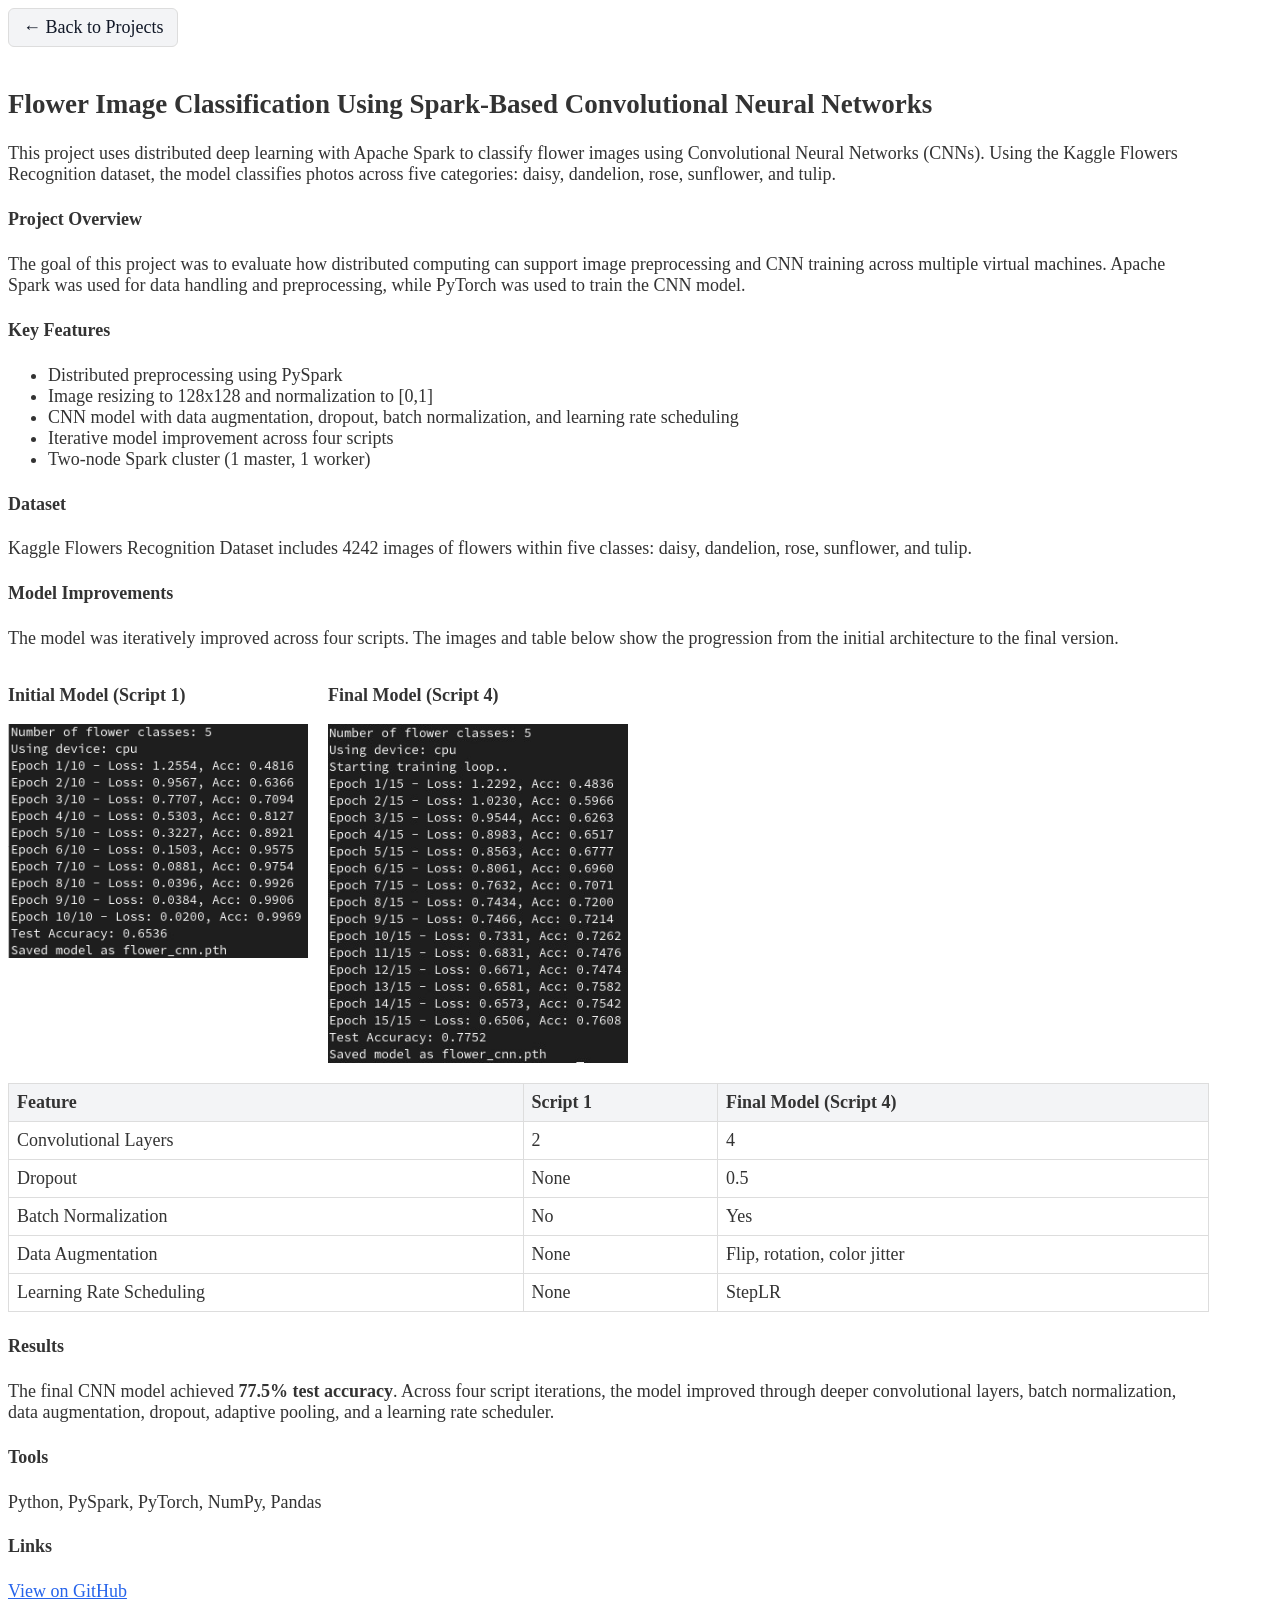
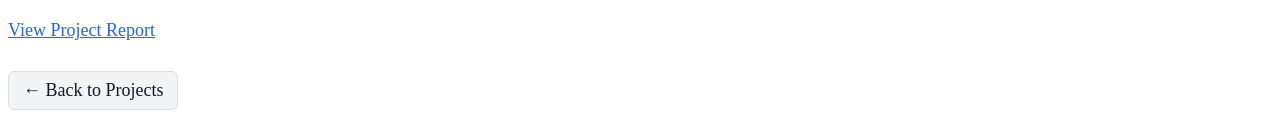
<file: projects/flowers.html>
<!DOCTYPE html>
<html>
<head>
  <title>Flower Image Classification Using Spark-Based Convolutional Neural Networks</title>
  <link rel="stylesheet" href="/assets/css/style.css">
</head>

<body>

<div class="container">
  <a href="/#projects" class="back-button">← Back to Projects</a>
  <h2>Flower Image Classification Using Spark-Based Convolutional Neural Networks</h2>

  <p>
    This project uses distributed deep learning with Apache Spark to classify flower images using Convolutional Neural Networks (CNNs).
    Using the Kaggle Flowers Recognition dataset, the model classifies photos across five categories: daisy, dandelion, rose, sunflower, and tulip.
  </p>

  <h4>Project Overview</h4>
    <p>
      The goal of this project was to evaluate how distributed computing can support image preprocessing
      and CNN training across multiple virtual machines. Apache Spark was used for data handling and preprocessing,
      while PyTorch was used to train the CNN model.
    </p>

  <h4>Key Features</h4>
  <ul>
    <li>Distributed preprocessing using PySpark</li>
    <li>Image resizing to 128x128 and normalization to [0,1]</li>
    <li>CNN model with data augmentation, dropout, batch normalization, and learning rate scheduling</li>
    <li>Iterative model improvement across four scripts</li>
    <li>Two-node Spark cluster (1 master, 1 worker)</li>
  </ul>

  <h4>Dataset</h4>
    <p>
      Kaggle Flowers Recognition Dataset includes 4242 images of flowers within five classes:
      daisy, dandelion, rose, sunflower, and tulip.
    </p>

  <h4>Model Improvements</h4>
    <p>
    The model was iteratively improved across four scripts. The images and table below show the progression from the
    initial architecture to the final version.
    </p>
    
    <div style="display: flex; gap: 20px; margin-bottom: 15px;">
      <div>
        <p><b>Initial Model (Script 1)</b></p>
        <img src="/assets/img/flowersScript1.png" width="300">
      </div>
    
      <div>
        <p><b>Final Model (Script 4)</b></p>
        <img src="/assets/img/flowersScript4.png" width="300">
      </div>
    </div>

    <table>
      <tr>
        <th>Feature</th>
        <th>Script 1</th>
        <th>Final Model (Script 4)</th>
      </tr>
      <tr>
        <td>Convolutional Layers</td>
        <td>2</td>
        <td>4</td>
      </tr>
      <tr>
        <td>Dropout</td>
        <td>None</td>
        <td>0.5</td>
      </tr>
      <tr>
        <td>Batch Normalization</td>
        <td>No</td>
        <td>Yes</td>
      </tr>
      <tr>
        <td>Data Augmentation</td>
        <td>None</td>
        <td>Flip, rotation, color jitter</td>
      </tr>
      <tr>
        <td>Learning Rate Scheduling</td>
        <td>None</td>
        <td>StepLR</td>
      </tr>
    </table>

    <h4>Results</h4>
    <p>
      The final CNN model achieved <b>77.5% test accuracy</b>. Across four script iterations,
      the model improved through deeper convolutional layers, batch normalization, data augmentation,
      dropout, adaptive pooling, and a learning rate scheduler.
    </p>

  <h4>Tools</h4>
  <p>
    Python, PySpark, PyTorch, NumPy, Pandas
  </p>

  <h4>Links</h4>
    <p>
      <a href="https://github.com/oliviagette/spark-flower-image-classification" target="_blank" style="color: #2563eb;">
        View on GitHub
      </a>
    </p>
    <p>
      <a href="/assets/reports/Spark Flower Image Classification Report.pdf" target="_blank" style="color: #2563eb;">
        View Project Report
      </a>
    </p>

  <div style="margin-top: 30px;">
    <a href="/#projects" class="back-button">← Back to Projects</a>
  </div>

</div>

</body>
</html>
</file>
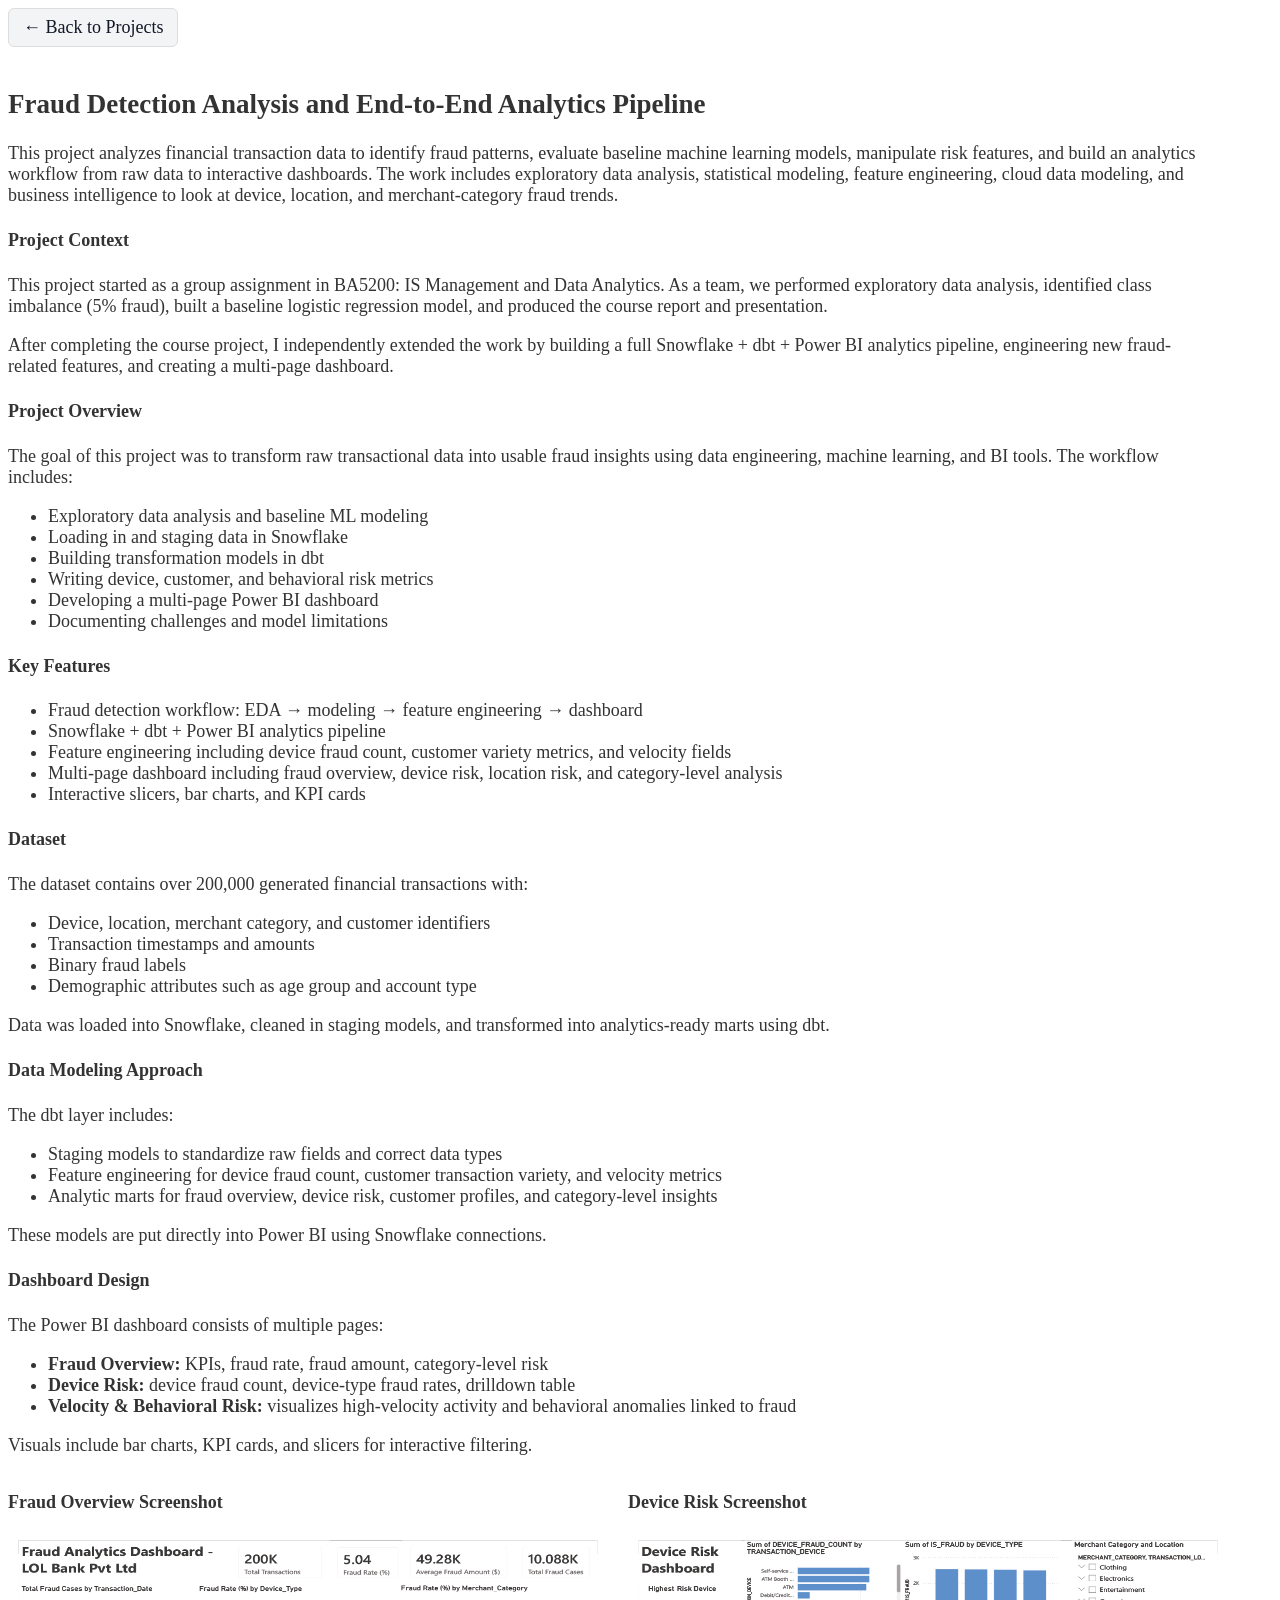
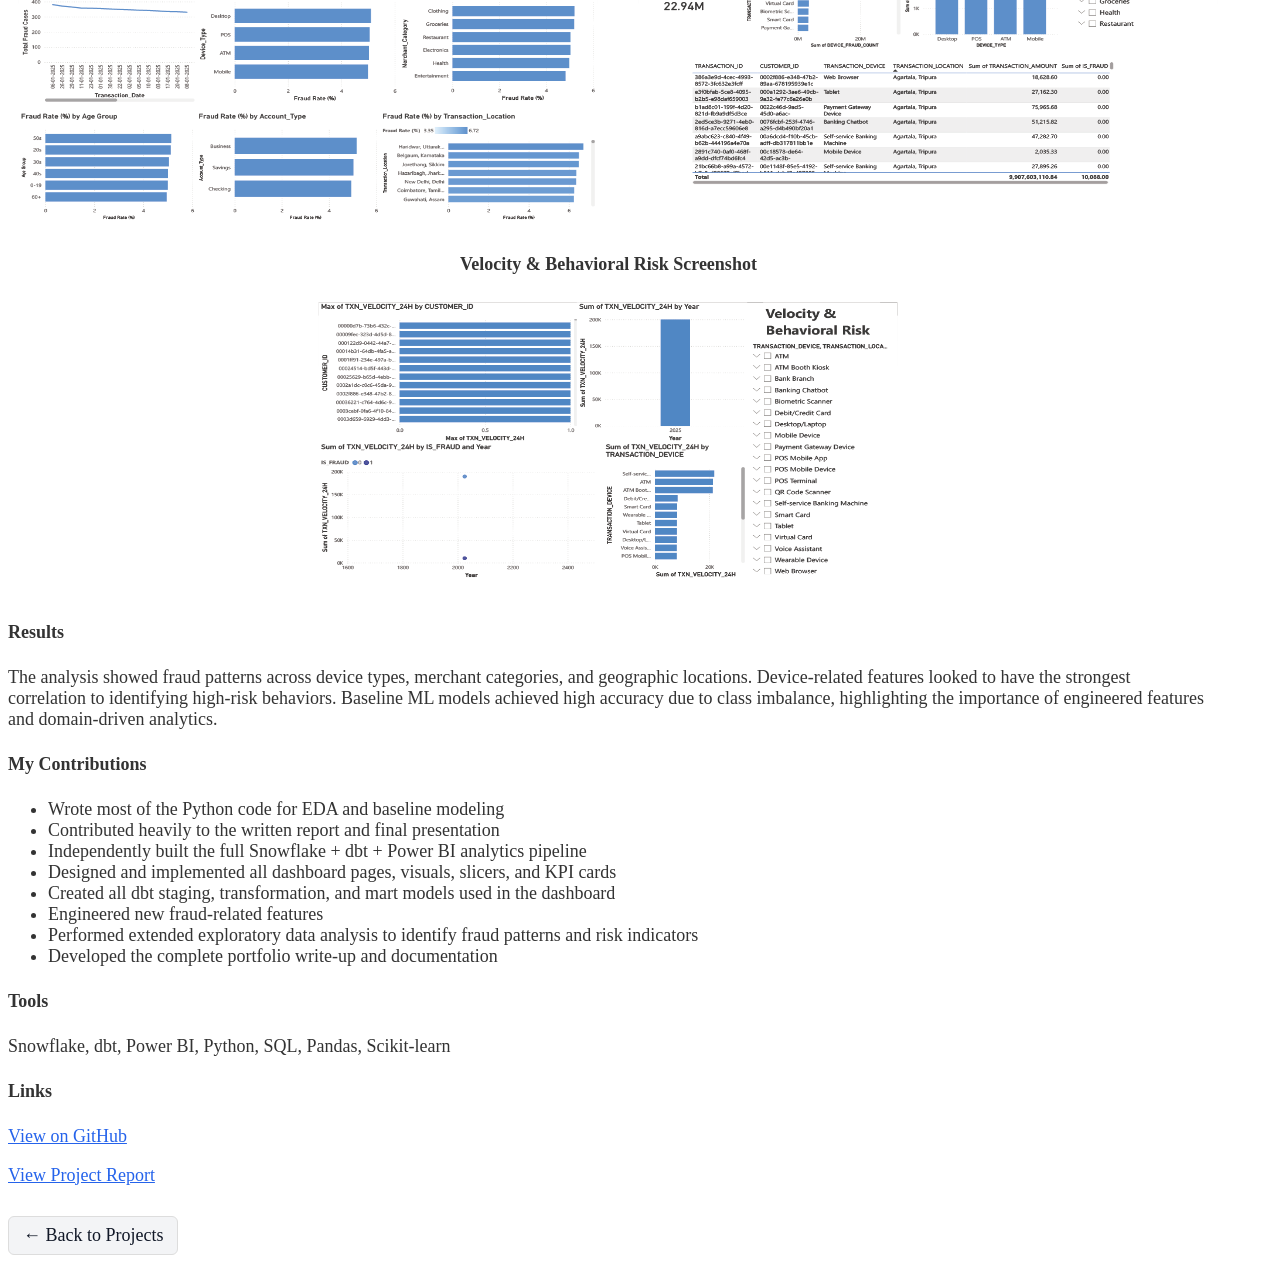
<file: projects/fraud.html>
<!DOCTYPE html>
<html>
<head>
  <title>Fraud Detection Project</title>
  <link rel="stylesheet" href="/assets/css/style.css">
</head>

<body>

<div class="container">
  <a href="/#projects" class="back-button">← Back to Projects</a>
  <h2>Fraud Detection Analysis and End-to-End Analytics Pipeline</h2>

  <p>
    This project analyzes financial transaction data to identify fraud patterns, evaluate baseline
    machine learning models, manipulate risk features, and build an analytics workflow from raw
    data to interactive dashboards. The work includes exploratory data analysis, statistical
    modeling, feature engineering, cloud data modeling, and business intelligence to look at device,
    location, and merchant-category fraud trends.
  </p>

  <h4>Project Context</h4>
  <p>
    This project started as a group assignment in BA5200: IS Management and Data Analytics.
    As a team, we performed exploratory data analysis, identified class imbalance (5% fraud), built a
    baseline logistic regression model, and produced the course report and presentation.
  </p>
  <p>
    After completing the course project, I independently extended the work by building a full
    Snowflake + dbt + Power BI analytics pipeline, engineering new fraud-related features, and creating
    a multi-page dashboard. 
  </p>

  <h4>Project Overview</h4>
  <p>
    The goal of this project was to transform raw transactional data into usable fraud insights
    using data engineering, machine learning, and BI tools. The workflow includes:
    <ul>
      <li>Exploratory data analysis and baseline ML modeling</li>
      <li>Loading in and staging data in Snowflake</li>
      <li>Building transformation models in dbt</li>
      <li>Writing device, customer, and behavioral risk metrics</li>
      <li>Developing a multi-page Power BI dashboard</li>
      <li>Documenting challenges and model limitations</li>
    </ul>
  </p>

  <h4>Key Features</h4>
  <ul>
    <li>Fraud detection workflow: EDA → modeling → feature engineering → dashboard</li>
    <li>Snowflake + dbt + Power BI analytics pipeline</li>
    <li>Feature engineering including device fraud count, customer variety metrics, and velocity fields</li>
    <li>Multi-page dashboard including fraud overview, device risk, location risk, and category-level analysis</li>
    <li>Interactive slicers, bar charts, and KPI cards</li>
  </ul>

  <h4>Dataset</h4>
  <p>
    The dataset contains over 200,000 generated financial transactions with:
    <ul>
      <li>Device, location, merchant category, and customer identifiers</li>
      <li>Transaction timestamps and amounts</li>
      <li>Binary fraud labels</li>
      <li>Demographic attributes such as age group and account type</li>
    </ul>
    Data was loaded into Snowflake, cleaned in staging models, and transformed into analytics-ready
    marts using dbt.
  </p>

  <h4>Data Modeling Approach</h4>
  <p>
    The dbt layer includes:
    <ul>
      <li>Staging models to standardize raw fields and correct data types</li>
      <li>Feature engineering for device fraud count, customer transaction variety, and velocity metrics</li>
      <li>Analytic marts for fraud overview, device risk, customer profiles, and category-level insights</li>
    </ul>
    These models are put directly into Power BI using Snowflake connections.
  </p>

  <h4>Dashboard Design</h4>
  <p>
    The Power BI dashboard consists of multiple pages:
    <ul>
      <li><b>Fraud Overview:</b> KPIs, fraud rate, fraud amount, category-level risk</li>
      <li><b>Device Risk:</b> device fraud count, device-type fraud rates, drilldown table</li>
      <li><b>Velocity & Behavioral Risk:</b> visualizes high‑velocity activity and behavioral anomalies linked to fraud</li>
    </ul>
    Visuals include bar charts, KPI cards, and slicers for interactive filtering.
  </p>

  <div style="display: flex; gap: 20px; margin-bottom: 15px;">
    <div>
      <p><b>Fraud Overview Screenshot</b></p>
      <img src="/assets/img/fraud_dashboard.png" width="600" height="300">
    </div>
    <div>
      <p><b>Device Risk Screenshot</b></p>
      <img src="/assets/img/device_risk.png" width="600" height="300">
    </div>
  </div>
  
  <div style="margin-bottom: 15px; text-align: center;">
    <p><b>Velocity & Behavioral Risk Screenshot</b></p>
    <img src="/assets/img/behavior_risk.png" width="600" height="300">
  </div>

  <h4>Results</h4>
  <p>
    The analysis showed fraud patterns across device types, merchant categories, and geographic
    locations. Device-related features looked to have the strongest correlation to
    identifying high-risk behaviors. Baseline ML models achieved high accuracy due to class imbalance,
    highlighting the importance of engineered features and domain-driven analytics.
  </p>

  <h4>My Contributions</h4>
  <ul>
    <li>Wrote most of the Python code for EDA and baseline modeling</li>
    <li>Contributed heavily to the written report and final presentation</li>
    <li>Independently built the full Snowflake + dbt + Power BI analytics pipeline</li>
    <li>Designed and implemented all dashboard pages, visuals, slicers, and KPI cards</li>
    <li>Created all dbt staging, transformation, and mart models used in the dashboard</li>
    <li>Engineered new fraud-related features</li>
    <li>Performed extended exploratory data analysis to identify fraud patterns and risk indicators</li>
    <li>Developed the complete portfolio write-up and documentation</li>
  </ul>

  <h4>Tools</h4>
  <p>
    Snowflake, dbt, Power BI, Python, SQL, Pandas, Scikit-learn
  </p>

  <h4>Links</h4>
  <p>
    <a href="https://github.com/oliviagette/fraud-detection" target="_blank" style="color:#2563eb;">
      View on GitHub
    </a>
  </p>
  <p>
    <a href="/assets/reports/Fraud Detection Report.pdf" target="_blank" style="color:#2563eb;">
      View Project Report
    </a>
  </p>

  <div style="margin-top: 30px;">
    <a href="/#projects" class="back-button">← Back to Projects</a>
  </div>

</div>

</body>
</html>
</file>
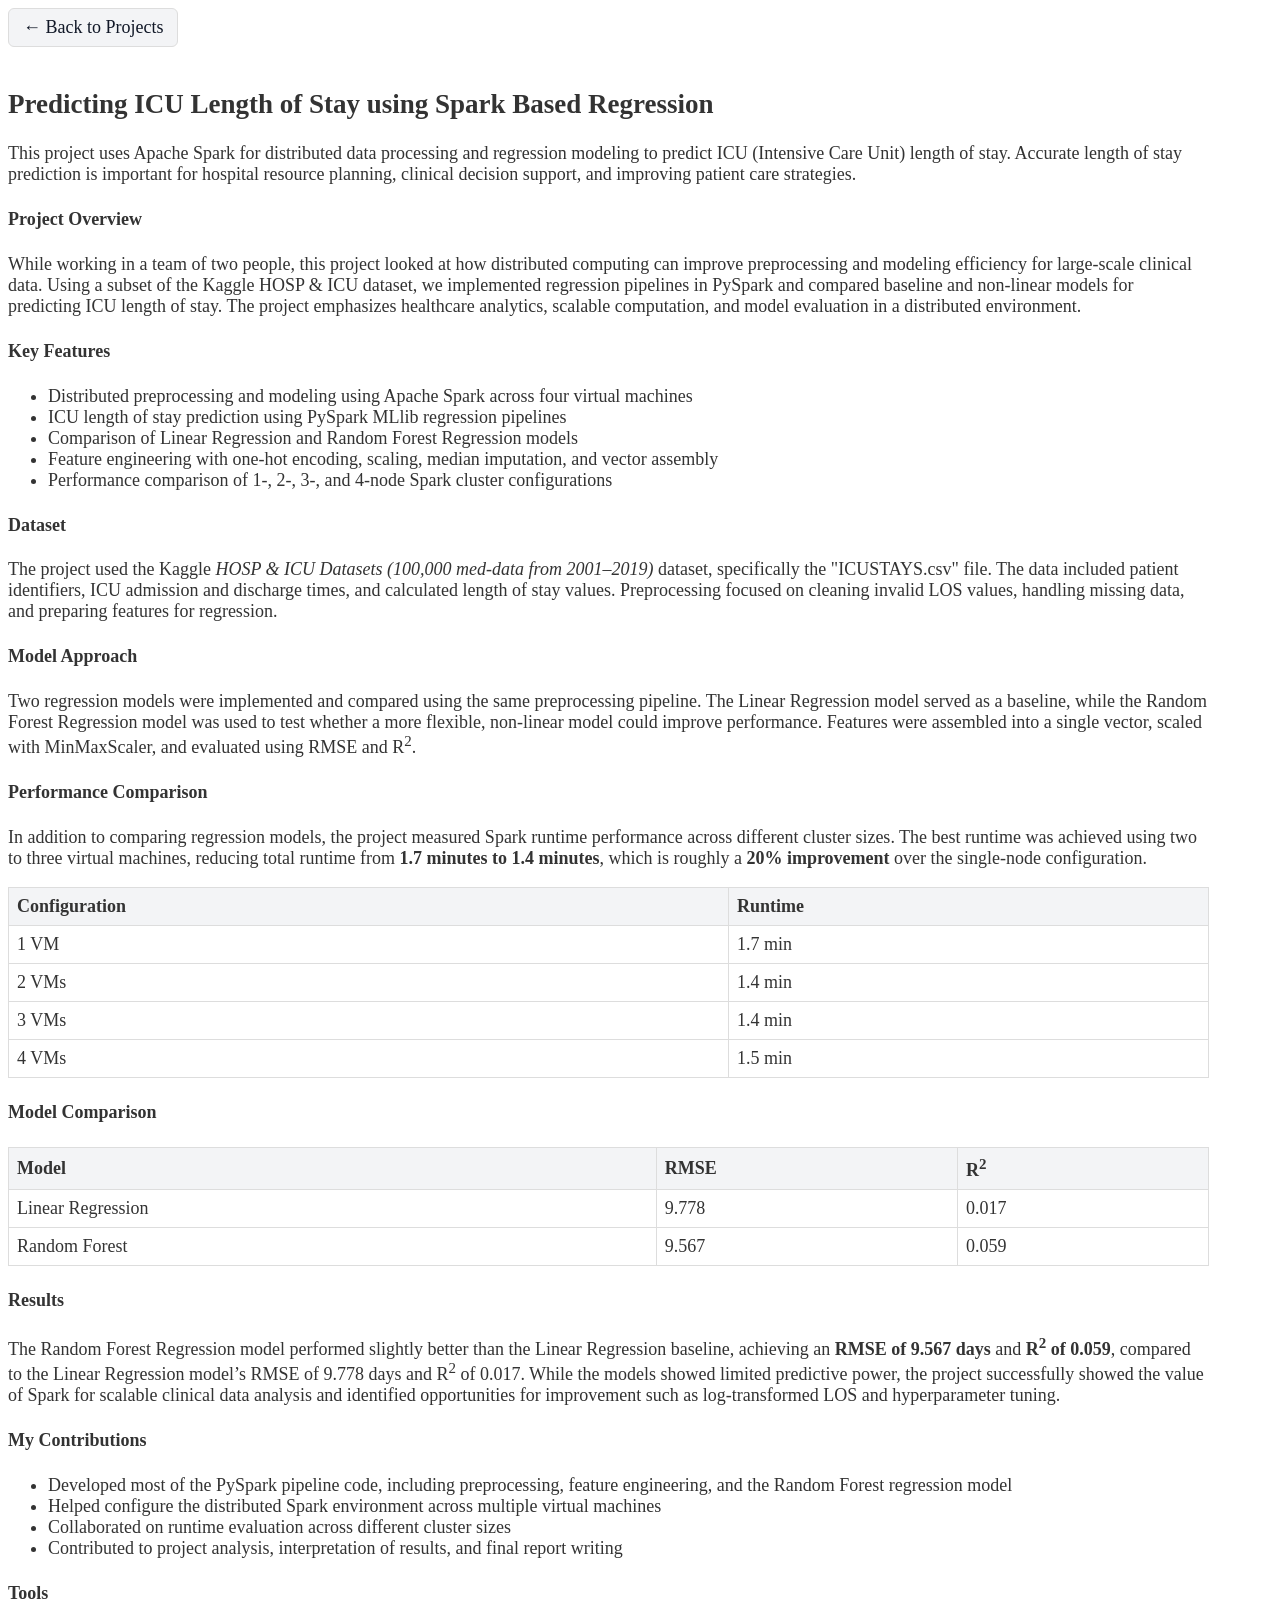
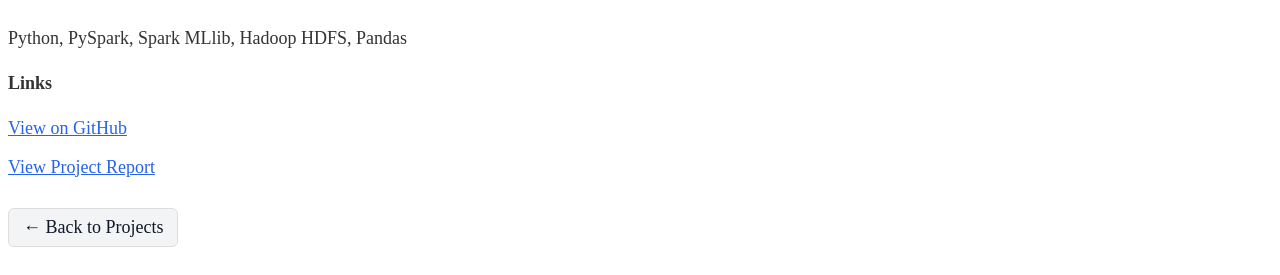
<file: projects/icu.html>
<!DOCTYPE html>
<html>
<head>
  <title>Predicting ICU Length of Stay using Spark Based Regression</title>
  <link rel="stylesheet" href="/assets/css/style.css">
</head>

<body>

<div class="container">
  <a href="/#projects" class="back-button">← Back to Projects</a>
  <h2>Predicting ICU Length of Stay using Spark Based Regression</h2>

  <p>
    This project uses Apache Spark for distributed data processing and regression modeling to predict
    ICU (Intensive Care Unit) length of stay. Accurate length of stay prediction is important for
    hospital resource planning, clinical decision support, and improving patient care strategies.
  </p>
  
  <h4>Project Overview</h4>
    <p>
      While working in a team of two people, this project looked at how distributed computing can improve
      preprocessing and modeling efficiency for large-scale clinical data. Using a subset of the
      Kaggle HOSP &amp; ICU dataset, we implemented regression pipelines in PySpark and compared
      baseline and non-linear models for predicting ICU length of stay. The project emphasizes
      healthcare analytics, scalable computation, and model evaluation in a distributed environment.
    </p>
  
  <h4>Key Features</h4>
  <ul>
    <li>Distributed preprocessing and modeling using Apache Spark across four virtual machines</li>
    <li>ICU length of stay prediction using PySpark MLlib regression pipelines</li>
    <li>Comparison of Linear Regression and Random Forest Regression models</li>
    <li>Feature engineering with one-hot encoding, scaling, median imputation, and vector assembly</li>
    <li>Performance comparison of 1-, 2-, 3-, and 4-node Spark cluster configurations</li>
  </ul>
  
  <h4>Dataset</h4>
    <p>
      The project used the Kaggle <i>HOSP &amp; ICU Datasets (100,000 med-data from 2001–2019)</i>
      dataset, specifically the "ICUSTAYS.csv" file. The data included patient identifiers,
      ICU admission and discharge times, and calculated length of stay values. Preprocessing focused
      on cleaning invalid LOS values, handling missing data, and preparing features for regression.
    </p>
  
  <h4>Model Approach</h4>
    <p>
      Two regression models were implemented and compared using the same preprocessing pipeline.
      The Linear Regression model served as a baseline, while the Random Forest Regression model was used to
      test whether a more flexible, non-linear model could improve performance. Features
      were assembled into a single vector, scaled with MinMaxScaler, and evaluated using RMSE and R<sup>2</sup>.
    </p>
  
  <h4>Performance Comparison</h4>
    <p>
      In addition to comparing regression models, the project measured Spark runtime performance
      across different cluster sizes. The best runtime was achieved using two to three virtual machines,
      reducing total runtime from <b>1.7 minutes to 1.4 minutes</b>, which is roughly a
      <b>20% improvement</b> over the single-node configuration.
    </p>
  
  <table>
    <tr>
      <th>Configuration</th>
      <th>Runtime</th>
    </tr>
    <tr>
      <td>1 VM</td>
      <td>1.7 min</td>
    </tr>
    <tr>
      <td>2 VMs</td>
      <td>1.4 min</td>
    </tr>
    <tr>
      <td>3 VMs</td>
      <td>1.4 min</td>
    </tr>
    <tr>
      <td>4 VMs</td>
      <td>1.5 min</td>
    </tr>
  </table>

  <h4>Model Comparison</h4>

  <table>
    <tr>
      <th>Model</th>
      <th>RMSE</th>
      <th>R<sup>2</sup></th>
    </tr>
    <tr>
      <td>Linear Regression</td>
      <td>9.778</td>
      <td>0.017</td>
    </tr>
    <tr>
      <td>Random Forest</td>
      <td>9.567</td>
      <td>0.059</td>
    </tr>
  </table>
  
  <h4>Results</h4>
    <p>
      The Random Forest Regression model performed slightly better than the Linear Regression baseline, achieving an
      <b>RMSE of 9.567 days</b> and <b>R<sup>2</sup> of 0.059</b>, compared to the Linear Regression model’s
      RMSE of 9.778 days and R<sup>2</sup> of 0.017. While the models showed limited predictive power, the
      project successfully showed the value of Spark for scalable clinical data analysis and
      identified opportunities for improvement such as log-transformed LOS and hyperparameter tuning.
    </p>
  
  <h4>My Contributions</h4>
  <ul>
    <li>Developed most of the PySpark pipeline code, including preprocessing, feature engineering, and the Random Forest regression model</li>
    <li>Helped configure the distributed Spark environment across multiple virtual machines</li>
    <li>Collaborated on runtime evaluation across different cluster sizes</li>
    <li>Contributed to project analysis, interpretation of results, and final report writing</li>
  </ul>
  
  <h4>Tools</h4>
    <p>
      Python, PySpark, Spark MLlib, Hadoop HDFS, Pandas
    </p>
  
  <h4>Links</h4>
    <p>
      <a href="https://github.com/oliviagette/icu-length-of-stay" target="_blank" style="color: #2563eb;">
        View on GitHub
      </a>
    </p>
    <p>
      <a href="/assets/reports/Predicting ICU Length of Stay Report.pdf" target="_blank" style="color: #2563eb;">
        View Project Report
      </a>
    </p>

  <div style="margin-top: 30px;">
    <a href="/#projects" class="back-button">← Back to Projects</a>
  </div>

</div>

</body>
</html>
</file>
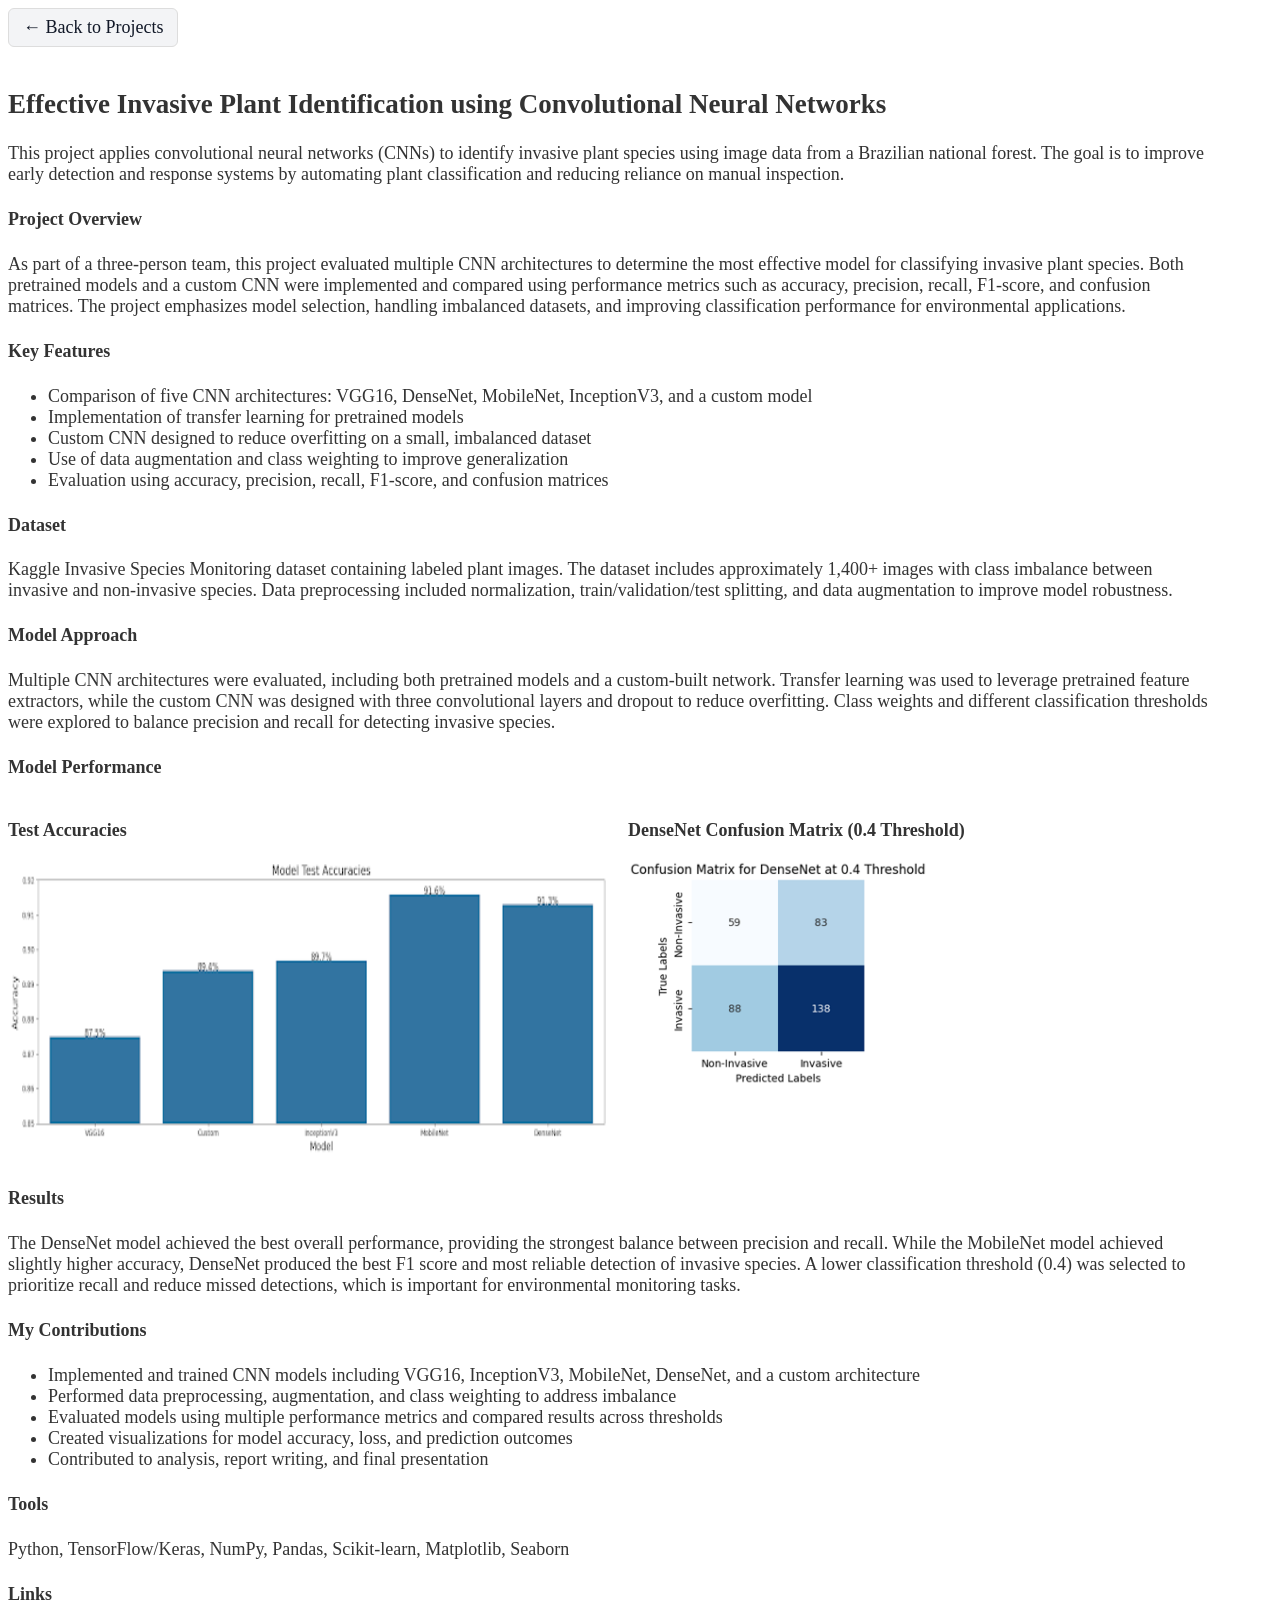
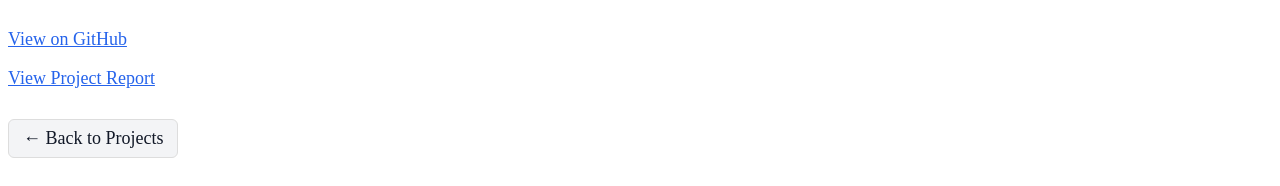
<file: projects/invasiveSpecies.html>
<!DOCTYPE html>
<html>
<head>
  <title>Invasive Species Classification Project</title>
  <link rel="stylesheet" href="/assets/css/style.css">
</head>

<body>

<div class="container">
  <a href="/#projects" class="back-button">← Back to Projects</a>
  <h2>Effective Invasive Plant Identification using Convolutional Neural Networks</h2>

  <p>
    This project applies convolutional neural networks (CNNs) to identify invasive plant species
    using image data from a Brazilian national forest. The goal is to improve early detection and
    response systems by automating plant classification and reducing reliance on manual inspection.
  </p>

  
  <h4>Project Overview</h4>
    <p>
      As part of a three-person team, this project evaluated multiple CNN architectures to determine
      the most effective model for classifying invasive plant species. Both pretrained models and a
      custom CNN were implemented and compared using performance metrics such as accuracy, precision,
      recall, F1-score, and confusion matrices. The project emphasizes model selection, handling
      imbalanced datasets, and improving classification performance for environmental applications.
    </p>
  
  <h4>Key Features</h4>
    <ul>
      <li>Comparison of five CNN architectures: VGG16, DenseNet, MobileNet, InceptionV3, and a custom model</li>
      <li>Implementation of transfer learning for pretrained models</li>
      <li>Custom CNN designed to reduce overfitting on a small, imbalanced dataset</li>
      <li>Use of data augmentation and class weighting to improve generalization</li>
      <li>Evaluation using accuracy, precision, recall, F1-score, and confusion matrices</li>
    </ul>
  
  <h4>Dataset</h4>
    <p>
      Kaggle Invasive Species Monitoring dataset containing labeled plant images. The dataset includes
      approximately 1,400+ images with class imbalance between invasive and non-invasive species.
      Data preprocessing included normalization, train/validation/test splitting, and data augmentation
      to improve model robustness.
    </p>
  
  <h4>Model Approach</h4>
    <p>
      Multiple CNN architectures were evaluated, including both pretrained models and a custom-built
      network. Transfer learning was used to leverage pretrained feature extractors, while the custom
      CNN was designed with three convolutional layers and dropout to reduce overfitting. Class weights
      and different classification thresholds were explored to balance precision and recall for detecting
      invasive species.
    </p>

  <h4>Model Performance</h4>
  <!-- <img src="/assets/img/accuracy_chart.png">
  <img src="/assets/img/invasive_confusion.png"> -->
  <div style="display: flex; gap: 20px; margin-bottom: 15px;">
      <div>
        <p><b>Test Accuracies</b></p>
        <img src="/assets/img/accuracy_chart.png" width="600" height="300">
      </div>
    
      <div>
        <p><b>DenseNet Confusion Matrix (0.4 Threshold)</b></p>
        <img src="/assets/img/invasive_confusion.png" width="300">
      </div>
    </div>

  
  <h4>Results</h4>
    <p>
      The DenseNet model achieved the best overall performance, providing the strongest balance between
      precision and recall. While the MobileNet model achieved slightly higher accuracy, DenseNet produced the
      best F1 score and most reliable detection of invasive species. A lower classification threshold
      (0.4) was selected to prioritize recall and reduce missed detections, which is important for
      environmental monitoring tasks.
    </p>
  
  <h4>My Contributions</h4>
    <ul>
      <li>Implemented and trained CNN models including VGG16, InceptionV3, MobileNet, DenseNet, and a custom architecture</li>
      <li>Performed data preprocessing, augmentation, and class weighting to address imbalance</li>
      <li>Evaluated models using multiple performance metrics and compared results across thresholds</li>
      <li>Created visualizations for model accuracy, loss, and prediction outcomes</li>
      <li>Contributed to analysis, report writing, and final presentation</li>
    </ul>
  
  <h4>Tools</h4>
    <p>
      Python, TensorFlow/Keras, NumPy, Pandas, Scikit-learn, Matplotlib, Seaborn
    </p>
  
  <h4>Links</h4>
    <p>
      <a href="https://github.com/oliviagette/invasive-species-identification" target="_blank" style="color:#2563eb;">
        View on GitHub
      </a>
    </p>
    <p>
      <a href="/assets/reports/Invasive Species Classification Report.pdf" target="_blank" style="color: #2563eb;">
        View Project Report
      </a>
    </p>

  <div style="margin-top: 30px;">
    <a href="/#projects" class="back-button">← Back to Projects</a>
  </div>
  
</div>

</body>
</html>
</file>
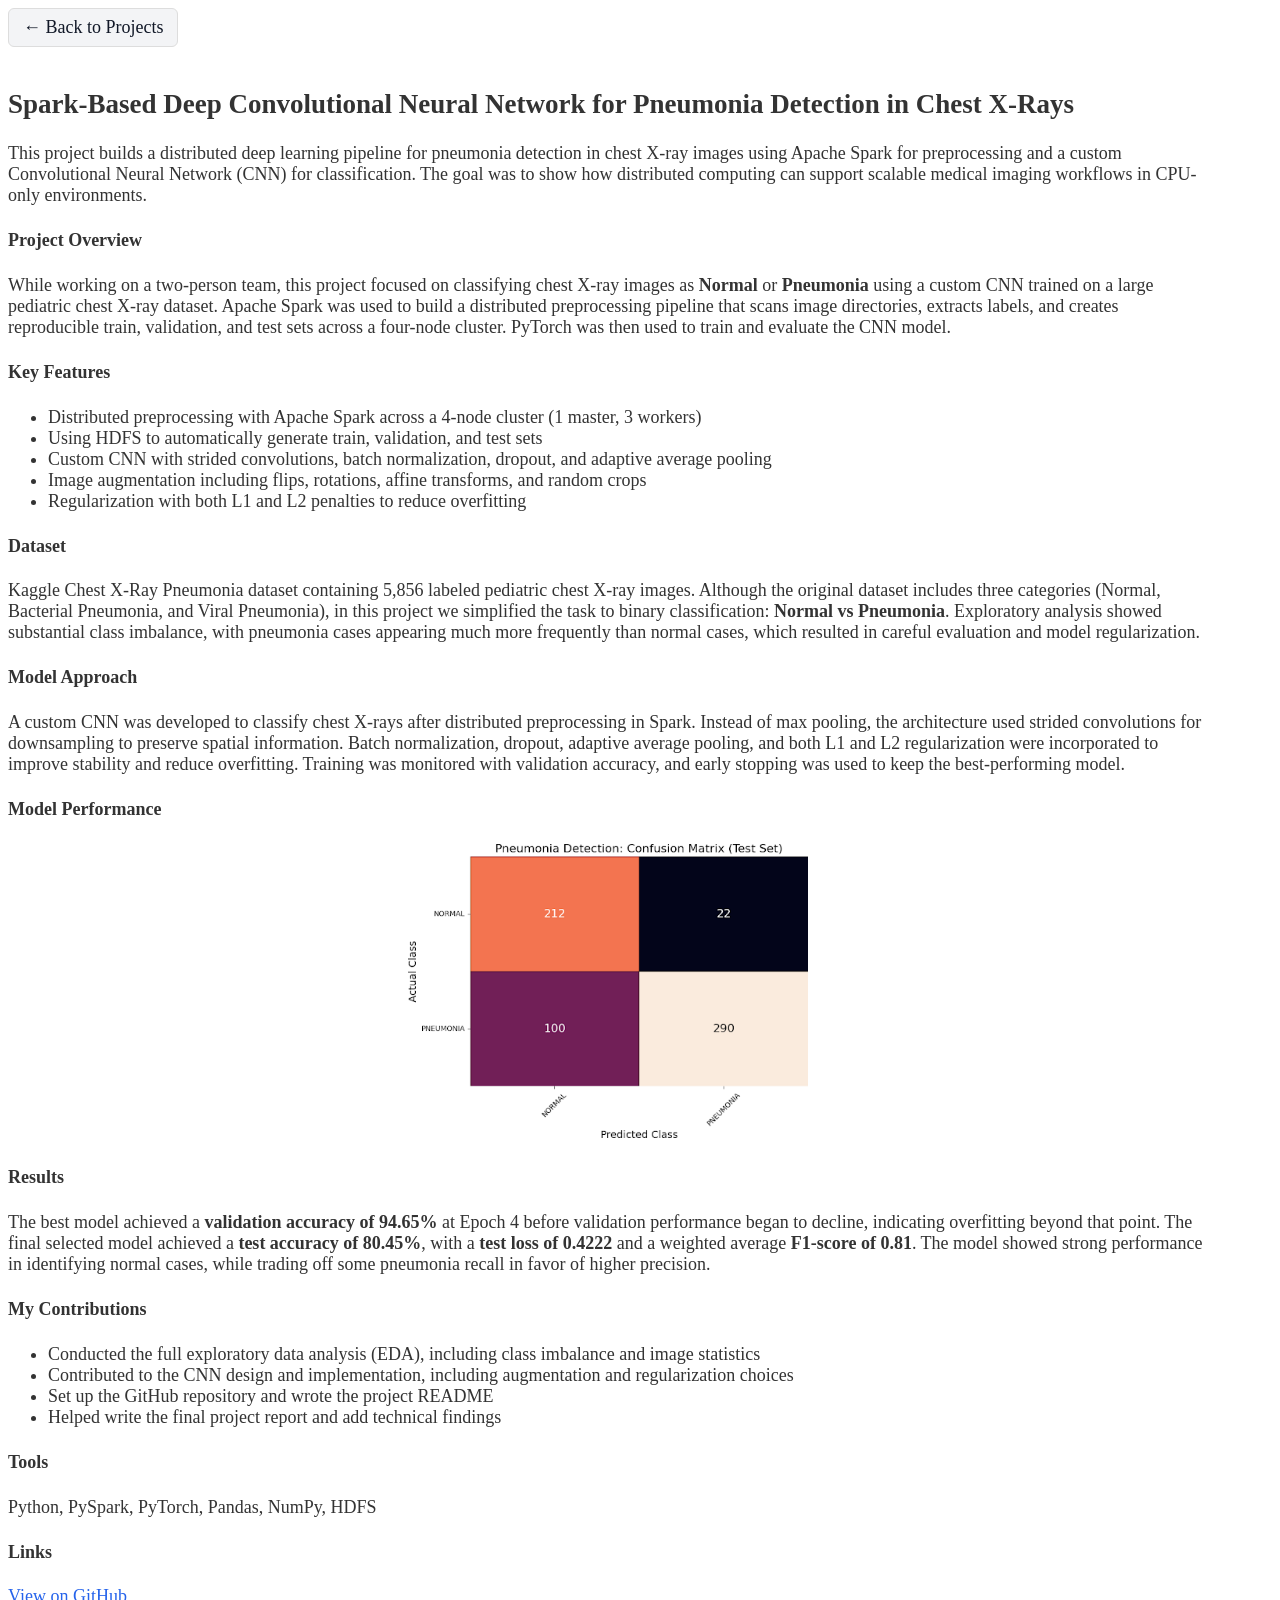
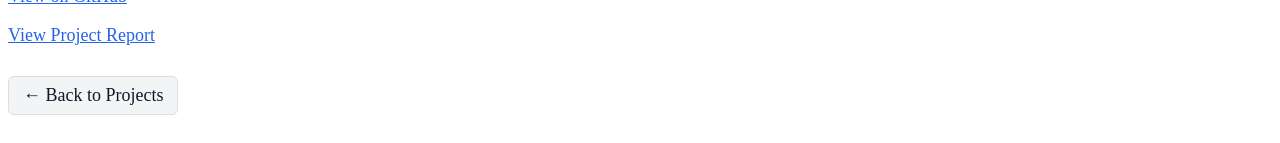
<file: projects/pneumonia.html>
<!DOCTYPE html>
<html>
<head>
  <title>Pneumonia Detection Project</title>
  <link rel="stylesheet" href="/assets/css/style.css">
</head>

<body>

<div class="container">
  <a href="/#projects" class="back-button">← Back to Projects</a>
  <h2>Spark-Based Deep Convolutional Neural Network for Pneumonia Detection in Chest X-Rays</h2>

  <p>
    This project builds a distributed deep learning pipeline for pneumonia detection in chest X-ray
    images using Apache Spark for preprocessing and a custom Convolutional Neural Network (CNN) for
    classification. The goal was to show how distributed computing can support scalable
    medical imaging workflows in CPU-only environments.
  </p>
  
  <h4>Project Overview</h4>
    <p>
      While working on a two-person team, this project focused on classifying chest X-ray images as
      <b>Normal</b> or <b>Pneumonia</b> using a custom CNN trained on a large pediatric chest X-ray dataset.
      Apache Spark was used to build a distributed preprocessing pipeline that scans image
      directories, extracts labels, and creates reproducible train, validation, and test sets
      across a four-node cluster. PyTorch was then used to train and evaluate the CNN model.
    </p>
  
  <h4>Key Features</h4>
  <ul>
    <li>Distributed preprocessing with Apache Spark across a 4-node cluster (1 master, 3 workers)</li>
    <li>Using HDFS to automatically generate train, validation, and test sets</li>
    <li>Custom CNN with strided convolutions, batch normalization, dropout, and adaptive average pooling</li>
    <li>Image augmentation including flips, rotations, affine transforms, and random crops</li>
    <li>Regularization with both L1 and L2 penalties to reduce overfitting</li>
  </ul>
  
  <h4>Dataset</h4>
    <p>
      Kaggle Chest X-Ray Pneumonia dataset containing 5,856 labeled pediatric chest X-ray images.
      Although the original dataset includes three categories (Normal, Bacterial Pneumonia, and Viral
      Pneumonia), in this project we simplified the task to binary classification: <b>Normal vs Pneumonia</b>.
      Exploratory analysis showed substantial class imbalance, with pneumonia cases appearing much more
      frequently than normal cases, which resulted in careful evaluation and model regularization.
    </p>
  
  <h4>Model Approach</h4>
    <p>
      A custom CNN was developed to classify chest X-rays after distributed preprocessing in Spark.
      Instead of max pooling, the architecture used strided convolutions for downsampling to preserve
      spatial information. Batch normalization, dropout, adaptive average pooling, and both L1 and L2
      regularization were incorporated to improve stability and reduce overfitting. Training was
      monitored with validation accuracy, and early stopping was used to keep the best-performing model.
    </p>

  <h4>Model Performance</h4>
  <div style="text-align: center; margin: 20px 0;">
    <img src="/assets/img/pneumonia_confusion.png" width="400">
  </div>
  
  <h4>Results</h4>
    <p>
      The best model achieved a <b>validation accuracy of 94.65%</b> at Epoch 4 before validation
      performance began to decline, indicating overfitting beyond that point. The final selected model
      achieved a <b>test accuracy of 80.45%</b>, with a <b>test loss of 0.4222</b> and a weighted
      average <b>F1-score of 0.81</b>. The model showed strong performance in identifying normal cases,
      while trading off some pneumonia recall in favor of higher precision.
    </p>
  
  <h4>My Contributions</h4>
  <ul>
    <li>Conducted the full exploratory data analysis (EDA), including class imbalance and image statistics</li>
    <li>Contributed to the CNN design and implementation, including augmentation and regularization choices</li>
    <li>Set up the GitHub repository and wrote the project README</li>
    <li>Helped write the final project report and add technical findings</li>
  </ul>
  
  <h4>Tools</h4>
    <p>
      Python, PySpark, PyTorch, Pandas, NumPy, HDFS
    </p>
  
  <h4>Links</h4>
    <p>
      <a href="https://github.com/oliviagette/pneumonia-detection" target="_blank" style="color: #2563eb;">
        View on GitHub
      </a>
    </p>
    <p>
      <a href="/assets/reports/Pneumonia Detection Report.pdf" target="_blank" style="color: #2563eb;">
        View Project Report
      </a>
    </p>

  <div style="margin-top: 30px;">
    <a href="/#projects" class="back-button">← Back to Projects</a>
  </div>

</div>

</body>
</html>
</file>
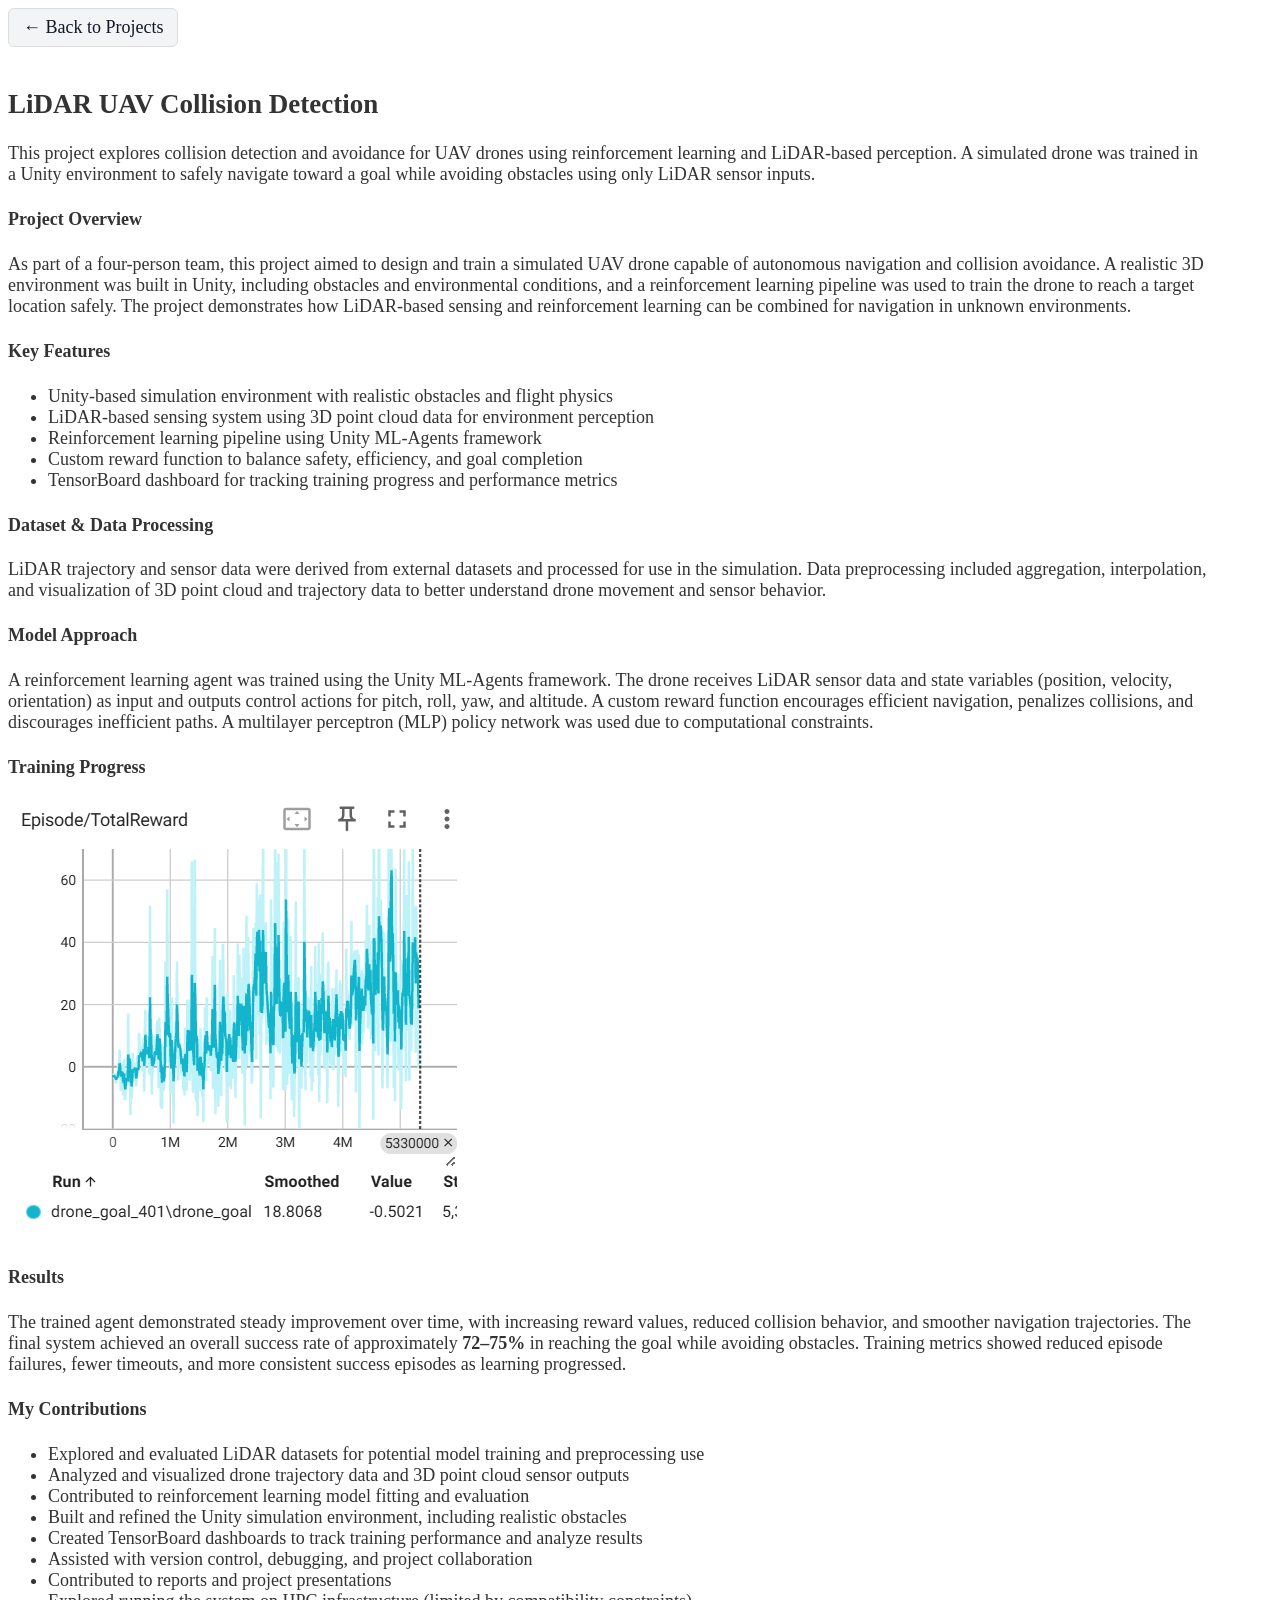
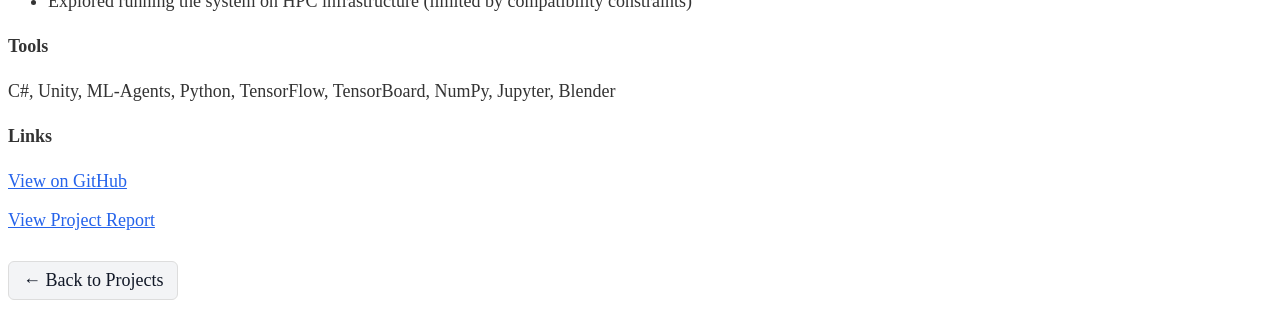
<file: projects/uav.html>
<!DOCTYPE html>
<html>
<head>
  <title>LiDAR UAV Collision Detection</title>
  <link rel="stylesheet" href="/assets/css/style.css">
</head>

<body>

<div class="container">
  <a href="/#projects" class="back-button">← Back to Projects</a>
  <h2>LiDAR UAV Collision Detection</h2>

  <p>
    This project explores collision detection and avoidance for UAV drones using reinforcement learning
    and LiDAR-based perception. A simulated drone was trained in a Unity environment to safely navigate
    toward a goal while avoiding obstacles using only LiDAR sensor inputs.
  </p>
  
  <h4>Project Overview</h4>
  <p>
    As part of a four-person team, this project aimed to design and train a simulated UAV drone capable
    of autonomous navigation and collision avoidance. A realistic 3D environment was built in Unity,
    including obstacles and environmental conditions, and a reinforcement learning pipeline was used
    to train the drone to reach a target location safely. The project demonstrates how LiDAR-based
    sensing and reinforcement learning can be combined for navigation in unknown environments.
  </p>
  
  <h4>Key Features</h4>
  <ul>
    <li>Unity-based simulation environment with realistic obstacles and flight physics</li>
    <li>LiDAR-based sensing system using 3D point cloud data for environment perception</li>
    <li>Reinforcement learning pipeline using Unity ML-Agents framework</li>
    <li>Custom reward function to balance safety, efficiency, and goal completion</li>
    <li>TensorBoard dashboard for tracking training progress and performance metrics</li>
  </ul>
  
  <h4>Dataset & Data Processing</h4>
  <p>
    LiDAR trajectory and sensor data were derived from external datasets and processed for use in
    the simulation. Data preprocessing included aggregation, interpolation, and visualization of
    3D point cloud and trajectory data to better understand drone movement and sensor behavior.
  </p>
  
  <h4>Model Approach</h4>
  <p>
    A reinforcement learning agent was trained using the Unity ML-Agents framework. The drone receives
    LiDAR sensor data and state variables (position, velocity, orientation) as input and outputs control
    actions for pitch, roll, yaw, and altitude. A custom reward function encourages efficient navigation,
    penalizes collisions, and discourages inefficient paths. A multilayer perceptron (MLP) policy
    network was used due to computational constraints.
  </p>

  <h4>Training Progress</h4>
  <img src="/assets/img/reward_curve.png">
  
  <h4>Results</h4>
  <p>
    The trained agent demonstrated steady improvement over time, with increasing reward values,
    reduced collision behavior, and smoother navigation trajectories. The final system achieved an
    overall success rate of approximately <b>72–75%</b> in reaching the goal while avoiding obstacles.
    Training metrics showed reduced episode failures, fewer timeouts, and more consistent success
    episodes as learning progressed.
  </p>
  
  <h4>My Contributions</h4>
  <ul>
    <li>Explored and evaluated LiDAR datasets for potential model training and preprocessing use</li>
    <li>Analyzed and visualized drone trajectory data and 3D point cloud sensor outputs</li>
    <li>Contributed to reinforcement learning model fitting and evaluation</li>
    <li>Built and refined the Unity simulation environment, including realistic obstacles</li>
    <li>Created TensorBoard dashboards to track training performance and analyze results</li>
    <li>Assisted with version control, debugging, and project collaboration</li>
    <li>Contributed to reports and project presentations</li>
    <li>Explored running the system on HPC infrastructure (limited by compatibility constraints)</li>
  </ul>
  
  <h4>Tools</h4>
  <p>
    C#, Unity, ML-Agents, Python, TensorFlow, TensorBoard, NumPy, Jupyter, Blender
  </p>

  <h4>Links</h4>
    <p>
      <a href="https://github.com/oliviagette/uav-collision-detection" target="_blank" style="color: #2563eb;">
        View on GitHub
      </a>
    </p>
    <p>
      <a href="/assets/reports/UAV Collision Detection Report.pdf" target="_blank" style="color: #2563eb;">
        View Project Report
      </a>
    </p>

  <div style="margin-top: 30px;">
    <a href="/#projects" class="back-button">← Back to Projects</a>
  </div>

</div>

</body>
</html>
</file>
<file: assets/css/style.css>
.profile-pic {
  position: relative;
  max-width:130px;
  max-height:130px;
  width: auto;
  height: auto;
  overflow: hidden;
  /* display: inline-block; */
  
  
  /* background-size: cover;  */
  margin: -31px; 
  margin-left:-7px;
  border: 6px solid #e5e7eb /* rgba(0, 77, 64, 0.4)*/ ; 
  border-radius: 50% !important;
}

.profile-pic img {
  width: 100%;
  height: auto;
}

.tracker {
  /* visibility: hidden; */
  position: fixed;
  /* margin-inline-end: auto;  */
  bottom: 0; 
  right: 0;
}

@import url(https://fonts.googleapis.com/css?family=Poiret+One);
.social {
  margin: 0 auto;
  width: auto;
  text-align: inherit;
  /* padding: 10px; */
}

.icon-btn {
  margin-left: auto;
  width: 50px;
  height: 50px;
  border: 0;
  color: #FFFFFF;
  cursor: pointer;
  font-size: 30px;
  line-height: 70px;
  border-radius: 45px;
  display: inline-block;
  margin: 4px;
}

.github {
  color: black;
}

.linkedin {
  color: #0077b5;
}

.angellist {
  color: grey;
}

.icon-btn:hover {
  transform: scale(1.10);
  color: #FFFFFF;
}

.linkedin:hover {
  -color: #0077b5;
}

.angellist:hover {
  -color: grey;
}

.github:hover {
  background-color: black;
}

/* Buttons - Read Me, Contact Us */

.readme {
  position: relative;
  padding: 11px 35px;
  background: #fff;
  color: #63666A;
  border: 2px solid #fff;
  font-weight: 600;
  font-size: 15px;
  letter-spacing: 1px;
  display: inline-block;
  border-radius: 5px;
  -webkit-border-radius: 5px;
}

/* .readme:hover{
  color: white;
  background-color: #63666A;
} */

.contactme {
  position: relative;
  padding: 11px 35px;
  background: none;
  color: #fff;
  border: 2px solid #fff;
  font-weight: 600;
  font-size: 15px;
  letter-spacing: 1px;
  display: inline-block;
  margin-top: 1.5em;
  border-radius: 5px;
  -webkit-border-radius: 5px;
}

.contactme:hover{
  color: #63666A;
  background-color: white;
}
/* main body */

/* body-color */

body {
  color: #333;
  font-size: 18px;
}

/* main a -- links */

/* a {
  color: #111827;
} */

a {
  color: #6F7378;
}

/* main blockqoute */

blockquote {
  border-left: 5px solid #795548;
  color: #795548;
  font-size: 125%;
  font-weight: 400;
  margin: 20px 0;
  padding-left: 1.5rem;
}

blockquote * {
  font-size: inherit;
  line-height: inherit;
}

.text-center {
  text-align: center;
}

/* main nav */

nav {
  background: white;
  box-shadow: none;
  height: 0;
}

/* nav {
  background: rgb(149, 126, 212);
  box-shadow: none;
  height: 0;
} */

nav i {
  padding: 0 15px;
  position: relative;
  top: 5px;
}

/* main */

main {
  background: url(../../assets/img/bg.png) repeat;
  padding-left: 190px;
}

dl {
  margin-top: 0.5rem;
}

dd {
  display: inline-block;
  font-weight: 500;
  margin-left: 0;
}

dt {
  display: inline-block;
  margin-left: 0.5rem;
}

ul.side-nav {
  width: 190px;
}

ul.side-nav li {
  padding: 0;
}

ul.side-nav.fixed a {
  box-sizing: content-box;
  color: #333333 /* rgb(16, 202, 56)*/ ;
  display: block;
  line-height: 100%;
  padding: 10px 0 12px;
}

ul.table-of-contents li.logo a.active, ul.table-of-contents li.logo a:hover {
  border: none;
  font-weight: 200;
}

ul.side-nav.fixed li.logo {
  background-color: #fafafa;
  border-bottom: 1px solid #ddd;
  box-sizing: content-box;
  min-height: 90px;
  padding: 30px 30px 40px;
}

ul.side-nav.fixed li.logo a {
  font-weight: 200;
  line-height: 100%;
}

ul.table-of-contents li:not(.logo) a.active, ul.table-of-contents li:not(.logo) a:hover {
  background-color: #fafafa;
  border-left: 3px solid;
}

ul.side-nav.fixed.table-of-contents li:not(.logo) a span, ul#slide-out li:not(.logo) a span {
  color: #333 !important;
}

table {
  border-collapse: collapse;
  width: 100%;
  margin-top: 15px;
}

table th, table td {
  border: 1px solid #ddd;
  padding: 8px;
  text-align: left;
}

table th {
  background-color: #f3f4f6;
  font-weight: 600;
}

li.logo span {
  display: block;
  font-size: 14px;
}

.brand-logo h1 {
  font-size: inherit;
  line-height: inherit;
  margin: inherit;
  font-weight: inherit;
}

.container {
  width: 95%;
}

h3 {
  font-weight: 200;
  margin-bottom: 60px;
  margin-top: 0;
  padding: 30px 40px;
  text-transform: uppercase;
}

.section {
  padding-bottom: 30px;
  padding-top: 0;
  position: relative;
}

.full-height {
  height: 100vh;
}

/* Original */

/* #intro.section {
  background: url(../../assets/img/white-ai-wallpaper.jpg) no-repeat top center/cover;
  position: relative;
} */

#intro.section {
  background: #808080 repeat;
  position: relative;
}

#intro.section .container {
  color: white;
  font-weight: 200;
  left: 0;
  position: absolute;
  top: 0;
}

#intro.section .container *:not(span) {
  font-weight: 300;
  /* font-weight: 400; */
  line-height: 150%;
  /* padding: 0 0px; */
  text-shadow: 1px 1px 5px rgba(0, 0, 0, 0.5);
}

#intro.section .underline {
  border-bottom: 5px solid #24305e;
}

#intro.section .teal {
  padding: 0 10px;
}

.overlay {
  /* background-color: rgba(0, 0, 0, 0.4); */
  background: none;
  height: 100%;
  left: 0;
  position: absolute;
  top: 0;
  width: 100%;
}

.waves-effect.waves-blue .waves-ripple {
  /* The alpha value allows the text and background color
   of the button to still show through. */
  background-color: rgba(33, 150, 243, 0.2);
}

.card {
  margin-bottom: 60px;
}

.card .role {
  font-size: 1.25rem;
  position: relative;
  right: auto;
  top: auto;
  margin-top: 10px;
  margin-bottom: 8px;
}

.job-block {
  margin-top: 18px;
  padding-top: 10px;
  border-top: 1px solid #eee;
}

.job-block:first-of-type {
  border-top: none;
  margin-top: 0;
  padding-top: 0;
}

.card li a {
  margin-right: 0;
  color: #333;
  border-bottom: 2px solid #ffab40;
}

.card li a:hover {
  color: #333;
  font-weight: 500;
}

.card .card-content {
  padding-bottom: 30px;
}

.card .card-content p {
  padding: 5px 0 0;
}

.card h5 {
  font-size: 1.5rem;
  margin-bottom: -0.5rem;
  margin-top: 2rem;
}

.card h6 {
  font-weight: 300;
  letter-spacing: 1px;
  margin-top: 2rem;
  text-transform: uppercase;
}

#experience .card-action {
  background-color: rgba(0, 0, 0, 0.02);
  border: none;
}

#experience .card .col.s12.m2 a {
  display: block;
}

#experience .card .col.s12.m2 a img {
  max-height: 60px;
}

.card-action span {
  font-size: 85%;
  color: #666;
}

.card ul {
  margin-bottom: 0;
}

.card ul li {
  line-height: 200%;
  list-style-type: disc;
  margin-left: 24px;
}

.card ul li li {
  color: #666;
  font-size: 13px;
}

.card .card-title {
  font-size: 24px;
}

.card .card-content .card-title {
  line-height: 2.5rem;
}

.card i.right {
  margin-left: 10px;
}

a.hoverline {
  border-bottom: 3px solid transparent !important;
  padding: 3px 3px 0 3px;
  transition: 0.25s all;
  -moz-transition: 0.25s all;
  -webkit-transition: 0.25s all;
}

/* main a.hoverline */

a.hoverline:hover {
  border-bottom: 3px solid #6F7378 !important;
}

.back-button {
  display: inline-block;
  margin-bottom: 20px;
  padding: 8px 14px;
  border-radius: 6px;
  background-color: #f3f4f6;
  color: #111827;
  font-weight: 500;
  text-decoration: none;
  border: 1px solid #ddd;
}

.back-button:hover {
  background-color: #e5e7eb;
}

#skills .card.large {
  height: 360px;
}

#skills h4 {
  border-bottom: 1px solid #ddd;
  margin-bottom: 30px;
  padding-bottom: 20px;
}

#skills .col img.responsive-img {
  margin: 0 auto;
  max-height: 100px;
  padding-bottom: 10px;
  text-align: center;
  vertical-align: middle;
  display: table-cell;
}

.card.large .card-content p {
  color: inherit;
  margin: 0;
  padding: 30px 0;
}

#experience .card-content .row {
  border-bottom: 1px solid #ddd;
  padding-bottom: 10px;
}

.card.large .card-image {
  height: 230px;
}

.card.large .card-content {
  height: auto;
}

.card.medium .card-image {
  height: 240px;
}

.card-action a.btn-floating {
  margin-bottom: 0;
}

#contact a:not(.btn-floating) {
  bottom: 6px;
  left: 20px;
  position: relative;
}

#experience .col.s12.m2 {
  text-align: center;
}

.fa-external-link:before {
  left: 3px;
  position: relative;
  top: 2px;
}

small {
  display: none;
}

.grey-text {
  color: #666 !important;
}

/* main .teal-text */

.teal-text {
  color: #63666A /*#a9a9a9*/ !important;
}

/* .teal-text {
  color: #0b5e86 !important;
} */

/* .teal */

.teal {
  background-color: #63666A /*#a9a9a9*/ !important;
}

@media (min-width: 1200px) {
  #experience .container {
    width: 860px;
  }
}

@media (max-width: 1360px) {
  .card ul li {
    font-size: 14px;
    line-height: 200%;
    margin-left: 20px;
  }
}

@media (max-width: 1160px) {
  .card ul li {
    line-height: 150%;
  }
}

@media (max-width: 992px) {
  main {
    padding-left: 0px;
    padding-top: 64px;
  }
  ul.side-nav a {
    line-height: 100%;
    padding: 0;
    width: 100%;
  }
  nav {
    background: #fff;
    height: 64px;
    position: absolute;
  }
  nav a.button-collapse, nav a.button-collapse i {
    color: #111827;
    height: 56px;
    line-height: 56px;
  }
  h3 {
    padding: 20px 30px;
    margin-bottom: 40px;
  }
  .container {
    margin: 0 auto;
  }
  nav.hide-on-large.only.trigger {
    display: block;
    position: fixed;
    top: 0;
    z-index: 2;
  }
  .name-title {
    display: block;
    height: 100%;
    padding-top: 15px;
    text-align: center;
    width: 100%;
    position: absolute;
  }
  .name-title>span, .name-title>a {
    position: relative;
    line-height: 20px;
  }
  .name-title a {
    font-size: 22px;
    display: block;
  }
  .name-title span {
    display: block;
    font-size: 14px;
  }
  h3, .container {
    position: relative;
    top: 64px;
  }
  section#intro {
    margin-bottom: -64px;
  }
  .card .role {
    position: relative;
    right: initial;
    top: initial;
  }
}

@media (max-width: 600px) {
  h2 {
    font-size: 22px;
    line-height: 200%;
    margin: 30px 0 0;
  }
  #intro.section .container *:not(span) {
    padding: 0;
  }
  .card .card-content .card-title {
    font-size: 20px;
    line-height: 24px;
  }
  #experience span.card-title {
    text-align: center;
    display: block;
  }
  #experience span.card-title a {
    margin: 0;
  }
  i.mdi-navigation-close.right {
    position: relative;
    bottom: 15px;
  }
  #contact a:not(.btn-floating) {
    text-align: center;
    display: block;
    left: initial;
    bottom: initial;
  }
  #contact a.btn-floating.btn-large {
    display: block;
    text-align: center;
    margin: 0 auto;
  }
  #intro.section {
    background-position-x: 30%;
  }
}
</file>
